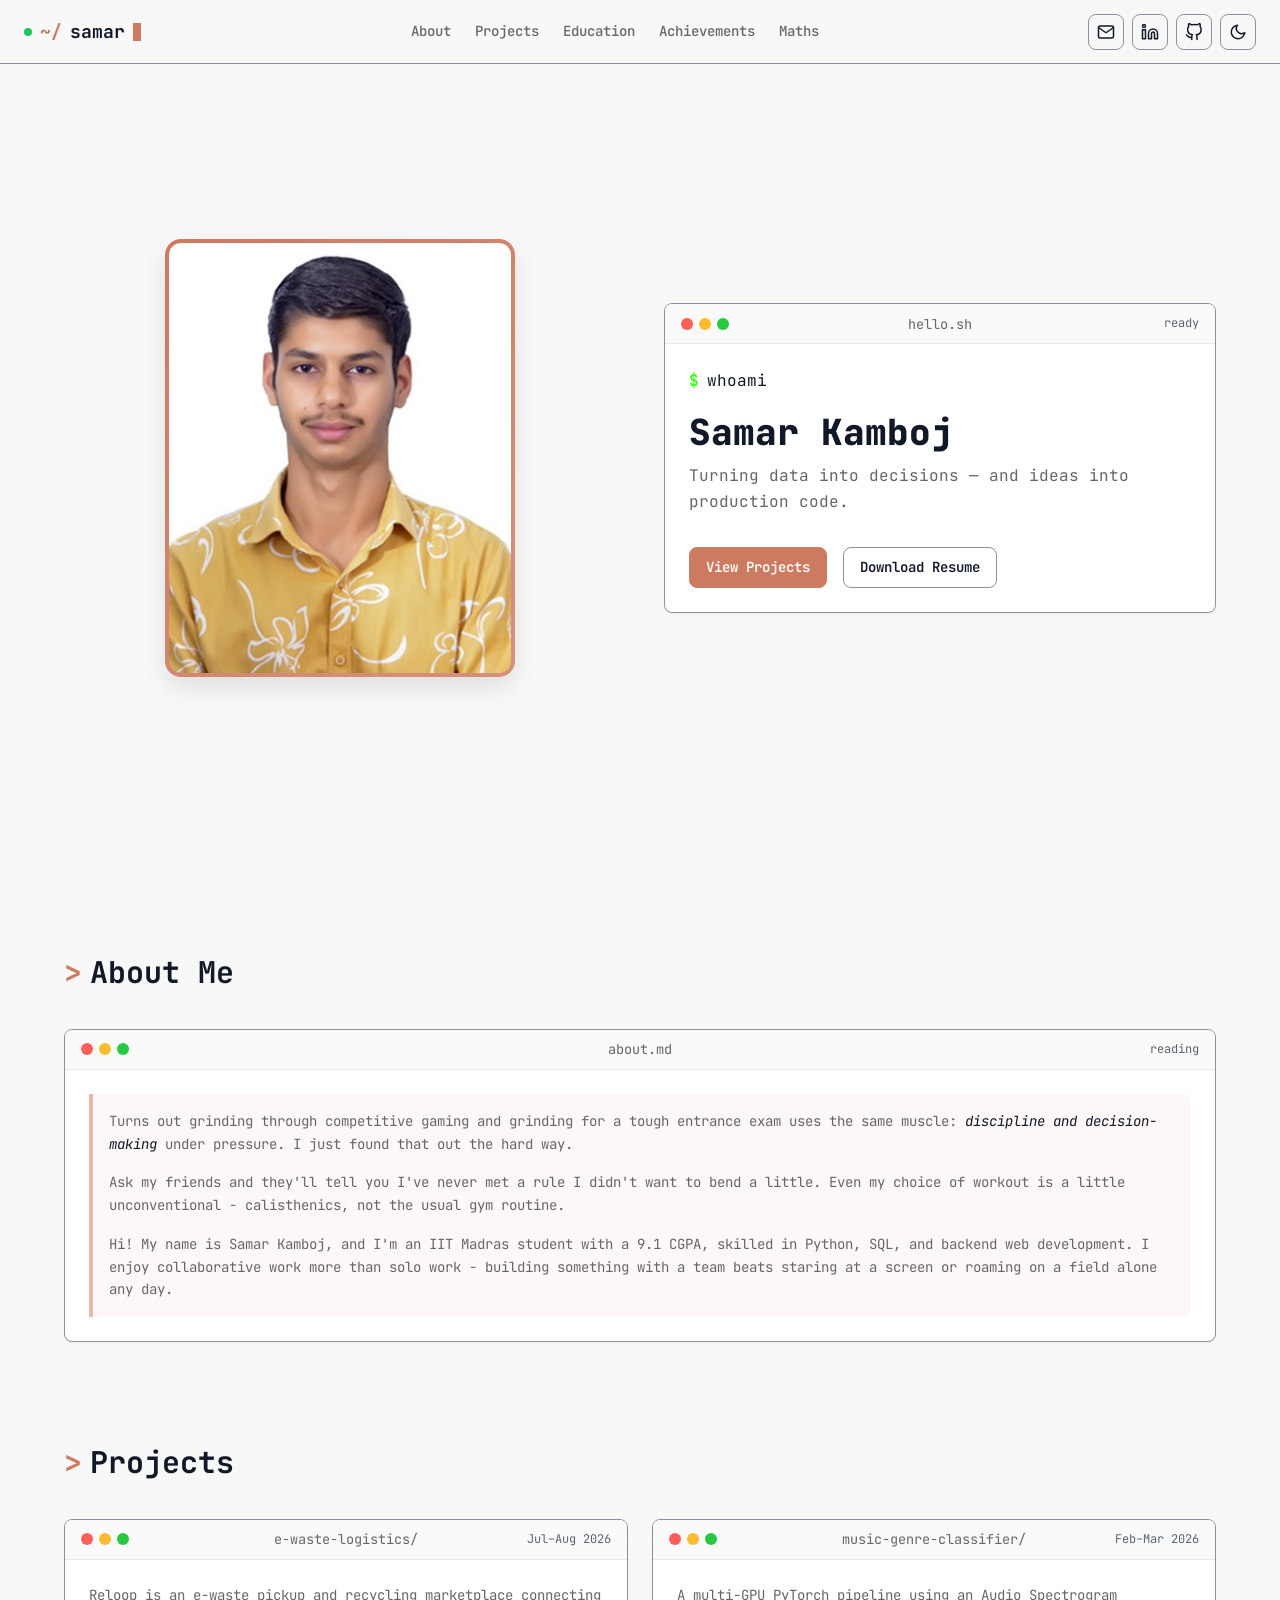
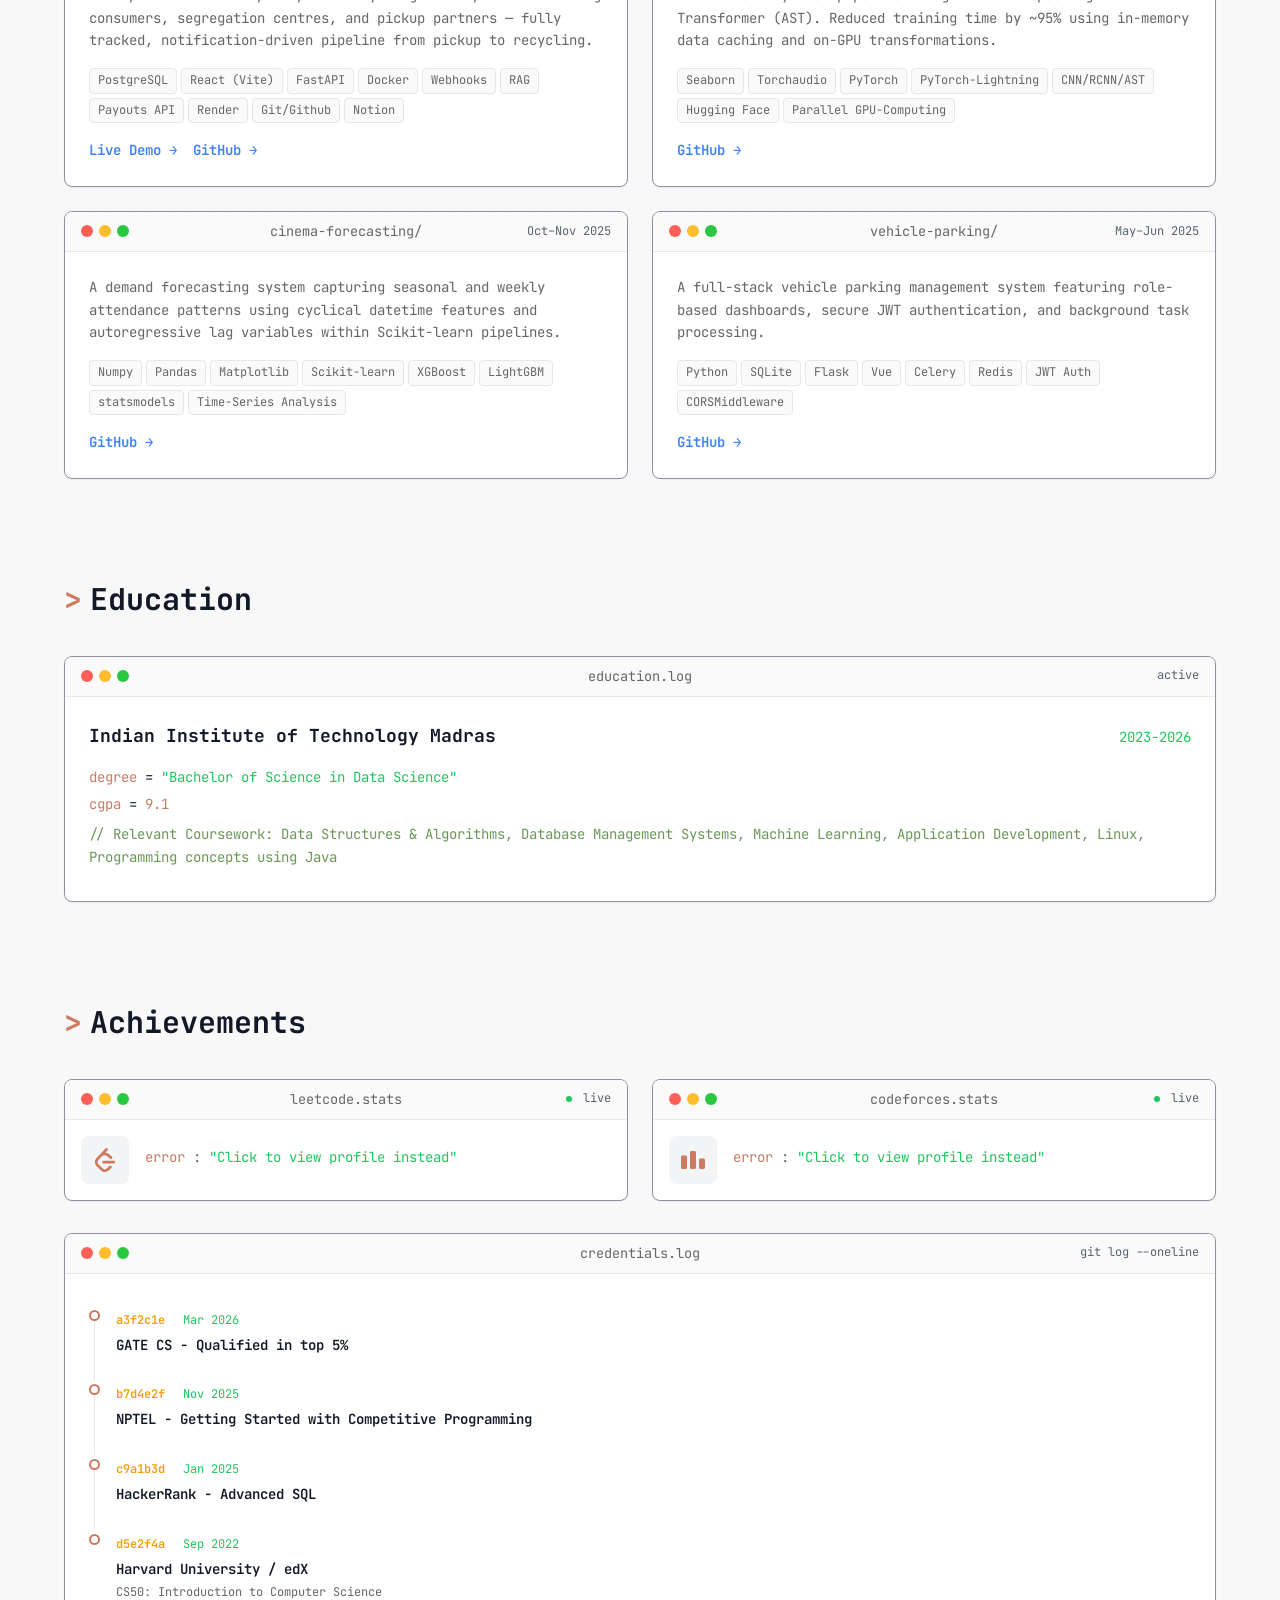
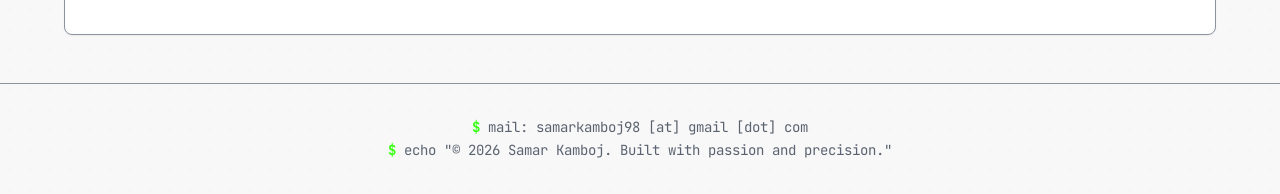
<file: index.html>
<!DOCTYPE html>
<html lang="en" data-theme="dark">
<head>
    <meta charset="UTF-8">
    <meta name="viewport" content="width=device-width, initial-scale=1.0">
    <title>Samar Kamboj | Portfolio</title>
    <meta name="description" content="Terminal-style portfolio of Samar Kamboj — BS Data Science student at IIT Madras, Backend Developer, and competitive programmer.">
    <link rel="preconnect" href="https://fonts.googleapis.com">
    <link rel="preconnect" href="https://fonts.gstatic.com" crossorigin>
    <link href="https://fonts.googleapis.com/css2?family=JetBrains+Mono:wght@400;500;600;700;800&display=swap" rel="stylesheet">
    <link rel="stylesheet" href="index.css">
</head>
<body>

    <!-- ========== Navbar ========== -->
    <nav class="navbar">
        <div class="navbar-container">
            <a href="#" class="navbar-logo">
                <span class="status-dot"></span>
                <span class="path-prefix">~/</span>samar<span class="cursor"></span>
            </a>
            <div class="nav-links">
                <a href="#about" class="nav-link">About</a>
                <a href="#projects" class="nav-link">Projects</a>
                <!-- <a href="#skills" class="nav-link">Skills</a> -->
                <a href="#education" class="nav-link">Education</a>
                <a href="#achievements" class="nav-link">Achievements</a>
                <a href="maths.html" class="nav-link">Maths</a>
            </div>
            <div class="nav-actions">
                <a href="mailto:samarkamboj98@gmail.com" class="icon-btn desktop-only" aria-label="Mail">
                    <svg xmlns="http://www.w3.org/2000/svg" width="18" height="18" viewBox="0 0 24 24" fill="none" stroke="currentColor" stroke-width="2" stroke-linecap="round" stroke-linejoin="round"><path d="M4 4h16c1.1 0 2 .9 2 2v12c0 1.1-.9 2-2 2H4c-1.1 0-2-.9-2-2V6c0-1.1.9-2 2-2z"></path><polyline points="22,6 12,13 2,6"></polyline></svg>
                </a>
                <a href="https://linkedin.com/in/smrkamboj" target="_blank" rel="noopener noreferrer" class="icon-btn desktop-only" aria-label="LinkedIn">
                    <svg xmlns="http://www.w3.org/2000/svg" width="18" height="18" viewBox="0 0 24 24" fill="none" stroke="currentColor" stroke-width="2" stroke-linecap="round" stroke-linejoin="round"><path d="M16 8a6 6 0 0 1 6 6v7h-4v-7a2 2 0 0 0-2-2 2 2 0 0 0-2 2v7h-4v-7a6 6 0 0 1 6-6z"></path><rect x="2" y="9" width="4" height="12"></rect><circle cx="4" cy="4" r="2"></circle></svg>
                </a>
                <a href="https://github.com/24f1002643" target="_blank" rel="noopener noreferrer" class="icon-btn desktop-only" aria-label="GitHub">
                    <svg xmlns="http://www.w3.org/2000/svg" width="18" height="18" viewBox="0 0 24 24" fill="none" stroke="currentColor" stroke-width="2" stroke-linecap="round" stroke-linejoin="round"><path d="M9 19c-5 1.5-5-2.5-7-3m14 6v-3.87a3.37 3.37 0 0 0-.94-2.61c3.14-.35 6.44-1.54 6.44-7A5.44 5.44 0 0 0 20 4.77 5.07 5.07 0 0 0 19.91 1S18.73.65 16 2.48a13.38 13.38 0 0 0-7 0C6.27.65 5.09 1 5.09 1A5.07 5.07 0 0 0 5 4.77a5.44 5.44 0 0 0-1.5 3.78c0 5.42 3.3 6.61 6.44 7A3.37 3.37 0 0 0 9 18.13V22"></path></svg>
                </a>
                <button id="theme-toggle" class="icon-btn theme-toggle" aria-label="Toggle Theme">
                    <svg class="sun-icon" xmlns="http://www.w3.org/2000/svg" width="18" height="18" viewBox="0 0 24 24" fill="none" stroke="currentColor" stroke-width="2" stroke-linecap="round" stroke-linejoin="round"><circle cx="12" cy="12" r="5"></circle><line x1="12" y1="1" x2="12" y2="3"></line><line x1="12" y1="21" x2="12" y2="23"></line><line x1="4.22" y1="4.22" x2="5.64" y2="5.64"></line><line x1="18.36" y1="18.36" x2="19.78" y2="19.78"></line><line x1="1" y1="12" x2="3" y2="12"></line><line x1="21" y1="12" x2="23" y2="12"></line><line x1="4.22" y1="19.78" x2="5.64" y2="18.36"></line><line x1="18.36" y1="5.64" x2="19.78" y2="4.22"></line></svg>
                    <svg class="moon-icon" xmlns="http://www.w3.org/2000/svg" width="18" height="18" viewBox="0 0 24 24" fill="none" stroke="currentColor" stroke-width="2" stroke-linecap="round" stroke-linejoin="round"><path d="M21 12.79A9 9 0 1 1 11.21 3 7 7 0 0 0 21 12.79z"></path></svg>
                </button>
                <button class="icon-btn menu-toggle" aria-label="Toggle Menu">
                    <svg xmlns="http://www.w3.org/2000/svg" width="20" height="20" viewBox="0 0 24 24" fill="none" stroke="currentColor" stroke-width="2" stroke-linecap="round" stroke-linejoin="round"><line x1="3" y1="12" x2="21" y2="12"></line><line x1="3" y1="6" x2="21" y2="6"></line><line x1="3" y1="18" x2="21" y2="18"></line></svg>
                </button>
            </div>
        </div>
    </nav>

    <!-- Mobile Menu -->
    <div class="mobile-menu">
        <a href="#about">About</a>
        <a href="#projects">Projects</a>
        <!-- <a href="#skills">Skills</a> -->
        <a href="#education">Education</a>
        <a href="#achievements">Achievements</a>
        <a href="maths.html">Maths</a>
        
        <div class="mobile-socials">
            <a href="mailto:samarkamboj98@gmail.com" class="icon-btn" aria-label="Mail">
                <svg xmlns="http://www.w3.org/2000/svg" width="20" height="20" viewBox="0 0 24 24" fill="none" stroke="currentColor" stroke-width="2" stroke-linecap="round" stroke-linejoin="round"><path d="M4 4h16c1.1 0 2 .9 2 2v12c0 1.1-.9 2-2 2H4c-1.1 0-2-.9-2-2V6c0-1.1.9-2 2-2z"></path><polyline points="22,6 12,13 2,6"></polyline></svg>
            </a>
            <a href="https://linkedin.com/in/smrkamboj" target="_blank" rel="noopener noreferrer" class="icon-btn" aria-label="LinkedIn">
                <svg xmlns="http://www.w3.org/2000/svg" width="20" height="20" viewBox="0 0 24 24" fill="none" stroke="currentColor" stroke-width="2" stroke-linecap="round" stroke-linejoin="round"><path d="M16 8a6 6 0 0 1 6 6v7h-4v-7a2 2 0 0 0-2-2 2 2 0 0 0-2 2v7h-4v-7a6 6 0 0 1 6-6z"></path><rect x="2" y="9" width="4" height="12"></rect><circle cx="4" cy="4" r="2"></circle></svg>
            </a>
            <a href="https://github.com/24f1002643" target="_blank" rel="noopener noreferrer" class="icon-btn" aria-label="GitHub">
                <svg xmlns="http://www.w3.org/2000/svg" width="20" height="20" viewBox="0 0 24 24" fill="none" stroke="currentColor" stroke-width="2" stroke-linecap="round" stroke-linejoin="round"><path d="M9 19c-5 1.5-5-2.5-7-3m14 6v-3.87a3.37 3.37 0 0 0-.94-2.61c3.14-.35 6.44-1.54 6.44-7A5.44 5.44 0 0 0 20 4.77 5.07 5.07 0 0 0 19.91 1S18.73.65 16 2.48a13.38 13.38 0 0 0-7 0C6.27.65 5.09 1 5.09 1A5.07 5.07 0 0 0 5 4.77a5.44 5.44 0 0 0-1.5 3.78c0 5.42 3.3 6.61 6.44 7A3.37 3.37 0 0 0 9 18.13V22"></path></svg>
            </a>
        </div>
    </div>

    <main>

        <!-- ========== Hero Section ========== -->
        <section id="intro" class="section hero reveal">
            <div class="container hero-content">
                <div class="hero-text">
                    <div class="terminal-window">
                        <div class="window-header">
                            <div class="window-dots">
                                <span class="dot red"></span>
                                <span class="dot yellow"></span>
                                <span class="dot green"></span>
                            </div>
                            <span class="window-title">hello.sh</span>
                            <span class="window-status">ready</span>
                        </div>
                        <div class="window-content">
                            <div class="cmd-line">
                                <span class="cmd-prompt">$</span>
                                <span class="cmd-text">whoami</span>
                            </div>
                            <h1 class="hero-name">Samar Kamboj</h1>
                            <p class="hero-tagline">Turning data into decisions — and ideas into production code.</p>
                            <div class="hero-actions">
                                <a href="#projects" class="btn btn-primary">View Projects</a>
                                <a href="resume.pdf" class="btn btn-secondary" target="_blank" rel="noopener noreferrer">Download Resume</a>
                            </div>
                        </div>
                    </div>
                </div>
                <div class="hero-image-wrapper">
                    <div class="avatar-container">
                        <img src="my_image.JPG" alt="Samar Kamboj">
                    </div>
                </div>
            </div>
        </section>

        <!-- ========== About Section ========== -->
        <section id="about" class="section reveal">
            <div class="container">
                <h2 class="section-title">About Me</h2>
                <div class="terminal-window">
                    <div class="window-header">
                        <div class="window-dots">
                            <span class="dot red"></span>
                            <span class="dot yellow"></span>
                            <span class="dot green"></span>
                        </div>
                        <span class="window-title">about.md</span>
                        <span class="window-status">reading</span>
                    </div>
                    <div class="window-content">
                        <div class="description-block">
                            <p>Turns out grinding through competitive gaming and grinding for a tough entrance exam uses the same muscle: <em>discipline and decision-making</em> under pressure. I just found that out the hard way.</p>
                            <p>Ask my friends and they'll tell you I've never met a rule I didn't want to bend a little. Even my choice of workout is a little unconventional - calisthenics, not the usual gym routine.</p>
                            <p>Hi! My name is Samar Kamboj, and I'm an IIT Madras student with a 9.1 CGPA, skilled in Python, SQL, and backend web development. I enjoy collaborative work more than solo work - building something with a team beats staring at a screen or roaming on a field alone any day.</p>
                        </div>
                    </div>
                </div>
            </div>
        </section>

        <!-- ========== Projects Section ========== -->
        <section id="projects" class="section reveal">
            <div class="container">
                <h2 class="section-title">Projects</h2>
                <div class="projects-grid">

                    <!-- Project 1 -->
                    <div class="terminal-window hover-effect">
                        <div class="window-header">
                            <div class="window-dots">
                                <span class="dot red"></span>
                                <span class="dot yellow"></span>
                                <span class="dot green"></span>
                            </div>
                            <span class="window-title">e-waste-logistics/</span>
                            <span class="window-status">Jul–Aug 2026</span>
                        </div>
                        <div class="window-content">
                            <!-- <p class="project-desc">A lightweight e-waste logistics platform with role-based JWT authentication, asynchronous task queues for OTPs, and Cashfree API integration for automated payouts.</p> -->
                            <p class="project-desc">Reloop is an e-waste pickup and recycling marketplace connecting consumers, segregation centres, and pickup partners — fully tracked, notification-driven pipeline from pickup to recycling.</p>
                            <div class="tags">
                                <span class="tag">PostgreSQL</span>
                                <span class="tag">React (Vite)</span>
                                <span class="tag">FastAPI</span>
                                <span class="tag">Docker</span>
                                <span class="tag">Webhooks</span>
                                <span class="tag">RAG</span>
                                <span class="tag">Payouts API</span>
                                <span class="tag">Render</span>
                                <span class="tag">Git/Github</span>
                                <span class="tag">Notion</span>
                            </div>
                            <div class="project-links">
                                <a href="https://ewaste-frontend-tgpu.onrender.com/" class="project-link" target="_blank" rel="noopener noreferrer">Live Demo →</a>
                                <a href="https://github.com/24f1002643/" class="project-link" target="_blank" rel="noopener noreferrer">GitHub →</a>
                            </div>
                        </div>
                    </div>

                    <!-- Project 2 -->
                    <div class="terminal-window hover-effect">
                        <div class="window-header">
                            <div class="window-dots">
                                <span class="dot red"></span>
                                <span class="dot yellow"></span>
                                <span class="dot green"></span>
                            </div>
                            <span class="window-title">music-genre-classifier/</span>
                            <span class="window-status">Feb–Mar 2026</span>
                        </div>
                        <div class="window-content">
                            <p class="project-desc">A multi-GPU PyTorch pipeline using an Audio Spectrogram Transformer (AST). Reduced training time by ~95% using in-memory data caching and on-GPU transformations.</p>
                            <div class="tags">
                                <span class="tag">Seaborn</span>
                                <span class="tag">Torchaudio</span>
                                <span class="tag">PyTorch</span>
                                <span class="tag">PyTorch-Lightning</span>
                                <span class="tag">CNN/RCNN/AST</span>
                                <span class="tag">Hugging Face</span>
                                <span class="tag">Parallel GPU-Computing</span>
                            </div>
                            <div class="project-links">
                                <a href="https://github.com/24f1002643/dl-genai-project-26-t1" class="project-link" target="_blank" rel="noopener noreferrer">GitHub →</a>
                            </div>
                        </div>
                    </div>

                    <!-- Project 3 -->
                    <div class="terminal-window hover-effect">
                        <div class="window-header">
                            <div class="window-dots">
                                <span class="dot red"></span>
                                <span class="dot yellow"></span>
                                <span class="dot green"></span>
                            </div>
                            <span class="window-title">cinema-forecasting/</span>
                            <span class="window-status">Oct–Nov 2025</span>
                        </div>
                        <div class="window-content">
                            <p class="project-desc">A demand forecasting system capturing seasonal and weekly attendance patterns using cyclical datetime features and autoregressive lag variables within Scikit-learn pipelines.</p>
                            <div class="tags">
                                <span class="tag">Numpy</span>
                                <span class="tag">Pandas</span>
                                <span class="tag">Matplotlib</span>
                                <span class="tag">Scikit-learn</span>
                                <span class="tag">XGBoost</span>
                                <span class="tag">LightGBM</span>
                                <span class="tag">statsmodels</span>
                                <span class="tag">Time-Series Analysis</span>

                            </div>
                            <div class="project-links">
                                <a href="https://github.com/24f1002643/cinema_audience_forecasting" class="project-link" target="_blank" rel="noopener noreferrer">GitHub →</a>
                            </div>
                        </div>
                    </div>

                    <!-- Project 4 -->
                    <div class="terminal-window hover-effect">
                        <div class="window-header">
                            <div class="window-dots">
                                <span class="dot red"></span>
                                <span class="dot yellow"></span>
                                <span class="dot green"></span>
                            </div>
                            <span class="window-title">vehicle-parking/</span>
                            <span class="window-status">May–Jun 2025</span>
                        </div>
                        <div class="window-content">
                            <p class="project-desc">A full-stack vehicle parking management system featuring role-based dashboards, secure JWT authentication, and background task processing.</p>
                            <div class="tags">
                                <span class="tag">Python</span>
                                <span class="tag">SQLite</span>
                                <span class="tag">Flask</span>
                                <span class="tag">Vue</span>
                                <span class="tag">Celery</span>
                                <span class="tag">Redis</span>
                                <span class="tag">JWT Auth</span>
                                <span class="tag">CORSMiddleware</span>
                            </div>
                            <div class="project-links">
                                <a href="https://github.com/24f1002643/vehical_parking-v2" class="project-link" target="_blank" rel="noopener noreferrer">GitHub →</a>
                            </div>
                        </div>
                    </div>

                </div>
            </div>
        </section>

        <!-- ========== Education Section ========== -->
        <section id="education" class="section reveal">
            <div class="container">
                <h2 class="section-title">Education</h2>
                <div class="terminal-window">
                    <div class="window-header">
                        <div class="window-dots">
                            <span class="dot red"></span>
                            <span class="dot yellow"></span>
                            <span class="dot green"></span>
                        </div>
                        <span class="window-title">education.log</span>
                        <span class="window-status">active</span>
                    </div>
                    <div class="window-content">
                        <div class="edu-header">
                            <span class="edu-title">Indian Institute of Technology Madras</span>
                            <span class="edu-date">2023-2026</span>
                        </div>
                        <div class="code-line">
                            <span class="syntax-keyword">degree</span>
                            <span>=</span>
                            <span class="syntax-string">"Bachelor of Science in Data Science"</span>
                        </div>
                        <div class="code-line">
                            <span class="syntax-keyword">cgpa</span>
                            <span>=</span>
                            <span class="syntax-number">9.1</span>
                        </div>
                        <div class="code-comment">// Relevant Coursework: Data Structures & Algorithms, Database Management Systems, Machine Learning, Application Development, Linux, Programming concepts using Java</div>
                    </div>
                </div>
            </div>
        </section>

        <!-- ========== Achievements Section ========== -->
        <section id="achievements" class="section reveal">
            <div class="container">
                <h2 class="section-title">Achievements</h2>
                
                <!-- Live Coding Stats -->
                <div class="stats-bento">
                    <a href="https://leetcode.com/u/smrkamboj/" target="_blank" rel="noopener noreferrer" class="terminal-window stat-card hover-effect" id="lc-card">
                        <div class="window-header">
                            <div class="window-dots">
                                <span class="dot red"></span>
                                <span class="dot yellow"></span>
                                <span class="dot green"></span>
                            </div>
                            <span class="window-title">leetcode.stats</span>
                            <span class="window-status">
                                <span class="live-dot"></span> live
                            </span>
                        </div>
                        <div class="window-content">
                            <div class="stat-platform-icon">
                                <svg role="img" viewBox="0 0 24 24" width="24" height="24" fill="currentColor" xmlns="http://www.w3.org/2000/svg"><title>LeetCode</title><path d="M13.483 0a1.374 1.374 0 0 0-.961.438L7.116 6.226l-3.854 4.126a5.266 5.266 0 0 0-1.209 2.104 5.35 5.35 0 0 0-.125.513 5.527 5.527 0 0 0 .062 2.362 5.83 5.83 0 0 0 .349 1.017 5.938 5.938 0 0 0 1.271 1.818l4.277 4.193.039.038c2.248 2.165 5.852 2.133 8.063-.074l2.396-2.392c.54-.54.54-1.414.003-1.955a1.378 1.378 0 0 0-1.951-.003l-2.396 2.392a3.021 3.021 0 0 1-4.205.038l-.02-.019-4.276-4.193c-.652-.64-.972-1.469-.948-2.263a2.68 2.68 0 0 1 .066-.523 2.545 2.545 0 0 1 .619-1.164L9.13 8.114c1.058-1.134 3.204-1.27 4.43-.278l3.501 2.831c.593.48 1.461.387 1.94-.207a1.384 1.384 0 0 0-.207-1.943l-3.5-2.831c-.8-.647-1.766-1.045-2.774-1.202l2.015-2.158A1.384 1.384 0 0 0 13.483 0zm-2.866 12.815a1.38 1.38 0 0 0-1.38 1.382 1.38 1.38 0 0 0 1.38 1.382H20.79a1.38 1.38 0 0 0 1.38-1.382 1.38 1.38 0 0 0-1.38-1.382z"/></svg>
                            </div>
                            <div id="lc-stats" class="stat-code loading">Loading live stats...</div>
                        </div>
                    </a>

                    <a href="https://codeforces.com/profile/smrkamboj" target="_blank" rel="noopener noreferrer" class="terminal-window stat-card hover-effect" id="cf-card">
                        <div class="window-header">
                            <div class="window-dots">
                                <span class="dot red"></span>
                                <span class="dot yellow"></span>
                                <span class="dot green"></span>
                            </div>
                            <span class="window-title">codeforces.stats</span>
                            <span class="window-status">
                                <span class="live-dot"></span> live
                            </span>
                        </div>
                        <div class="window-content">
                            <div class="stat-platform-icon">
                                <svg xmlns="http://www.w3.org/2000/svg" width="24" height="24" viewBox="0 0 24 24" fill="currentColor"><path d="M4.5 7.5C5.328 7.5 6 8.172 6 9v10.5c0 .828-.672 1.5-1.5 1.5h-3C.672 21 0 20.328 0 19.5V9c0-.828.672-1.5 1.5-1.5h3zm9-4.5c.828 0 1.5.672 1.5 1.5v15c0 .828-.672 1.5-1.5 1.5h-3c-.828 0-1.5-.672-1.5-1.5v-15c0-.828.672-1.5 1.5-1.5h3zm9 7.5c.828 0 1.5.672 1.5 1.5v7.5c0 .828-.672 1.5-1.5 1.5h-3c-.828 0-1.5-.672-1.5-1.5v-7.5c0-.828.672-1.5 1.5-1.5h3z"/></svg>
                            </div>
                            <div id="cf-stats" class="stat-code loading">Loading live stats...</div>
                        </div>
                    </a>
                </div>

                <!-- Certificates -->
                <div class="terminal-window">
                    <div class="window-header">
                        <div class="window-dots">
                            <span class="dot red"></span>
                            <span class="dot yellow"></span>
                            <span class="dot green"></span>
                        </div>
                        <span class="window-title">credentials.log</span>
                        <span class="window-status">git log --oneline</span>
                    </div>
                    <div class="window-content">
                        <div class="git-log">
                            <div class="git-commit">
                                <div class="git-node"></div>
                                <div class="git-content">
                                    <div class="git-header">
                                        <span class="git-hash">a3f2c1e</span>
                                        <span class="git-date">Mar 2026</span>
                                    </div>
                                    <div class="git-message">GATE CS - Qualified in top 5%</div>
                                </div>
                            </div>
                            <div class="git-commit">
                                <div class="git-node"></div>
                                <div class="git-content">
                                    <div class="git-header">
                                        <span class="git-hash">b7d4e2f</span>
                                        <span class="git-date">Nov 2025</span>
                                    </div>
                                    <div class="git-message">NPTEL - Getting Started with Competitive Programming</div>
                                </div>
                            </div>
                            <div class="git-commit">
                                <div class="git-node"></div>
                                <div class="git-content">
                                    <div class="git-header">
                                        <span class="git-hash">c9a1b3d</span>
                                        <span class="git-date">Jan 2025</span>
                                    </div>
                                    <div class="git-message">HackerRank - Advanced SQL</div>
                                </div>
                            </div>
                            <div class="git-commit">
                                <div class="git-node"></div>
                                <div class="git-content">
                                    <div class="git-header">
                                        <span class="git-hash">d5e2f4a</span>
                                        <span class="git-date">Sep 2022</span>
                                    </div>
                                    <div class="git-message">Harvard University / edX</div>
                                    <div class="git-detail">CS50: Introduction to Computer Science</div>
                                </div>
                            </div>
                        </div>
                    </div>
                </div>

            </div>
        </section>

    </main>

    <!-- ========== Footer ========== -->
    <footer>
        <div class="container">
            <p><span class="cmd-prompt">$</span> mail: samarkamboj98 [at] gmail [dot] com</p>
            <p><span class="cmd-prompt">$</span> echo "© <span id="year"></span> Samar Kamboj. Built with passion and precision."</p>
        </div>
    </footer>

    <script src="script.js"></script>
</body>
</html>
</file>
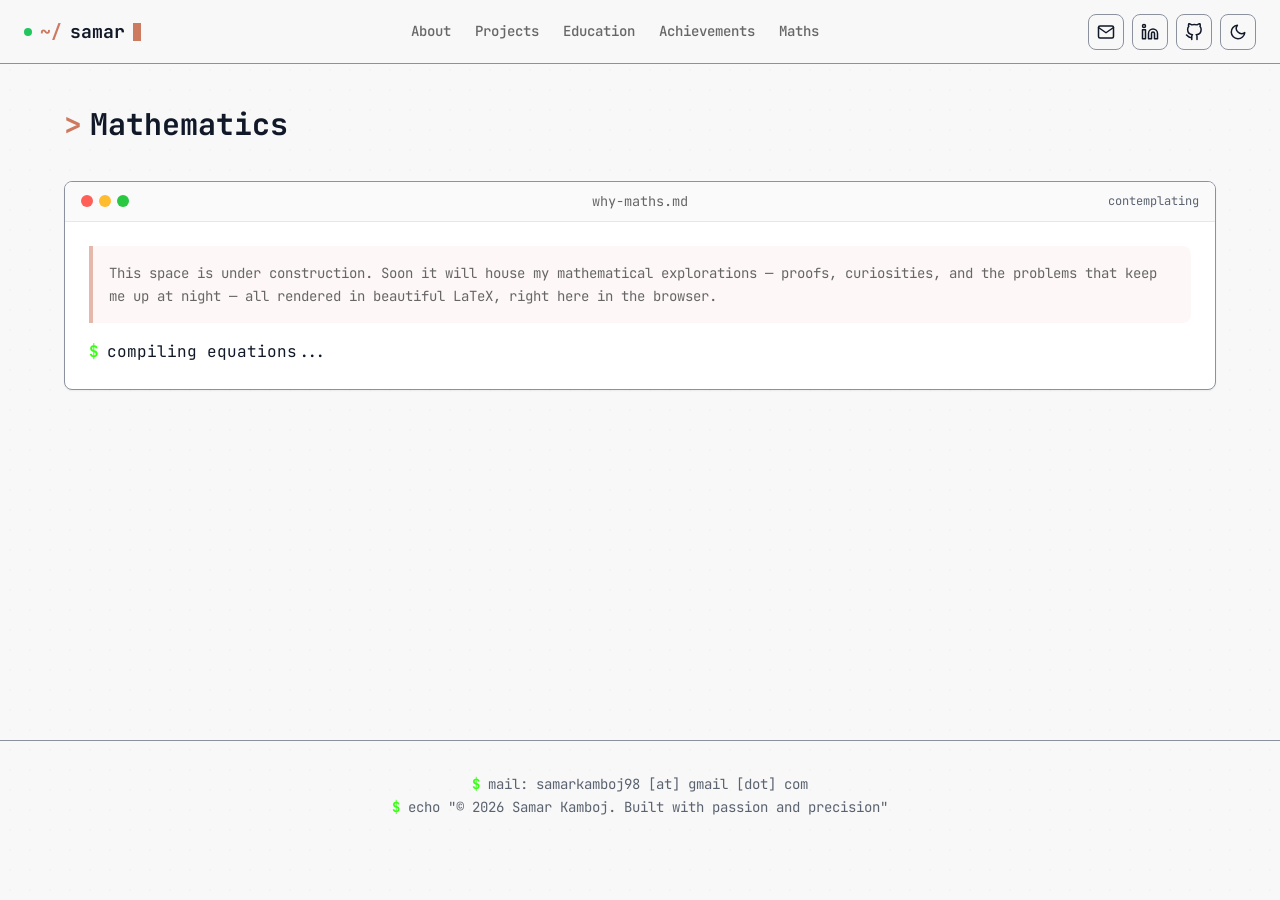
<file: maths.html>
<!DOCTYPE html>
<html lang="en" data-theme="dark">
<head>
    <meta charset="UTF-8">
    <meta name="viewport" content="width=device-width, initial-scale=1.0">
    <title>Samar Kamboj | Mathematics</title>
    <meta name="description" content="Mathematical explorations, proofs, and curiosities by Samar Kamboj.">
    <link rel="preconnect" href="https://fonts.googleapis.com">
    <link rel="preconnect" href="https://fonts.gstatic.com" crossorigin>
    <link href="https://fonts.googleapis.com/css2?family=JetBrains+Mono:wght@400;500;600;700;800&display=swap" rel="stylesheet">
    <link rel="stylesheet" href="index.css">
</head>
<body>
    <nav class="navbar">
        <div class="navbar-container">
            <a href="index.html" class="navbar-logo">
                <span class="status-dot"></span>
                <span class="path-prefix">~/</span>samar<span class="cursor"></span>
            </a>
            <div class="nav-links">
                <a href="index.html#about" class="nav-link">About</a>
                <a href="index.html#projects" class="nav-link">Projects</a>
                <!-- <a href="index.html#skills" class="nav-link">Skills</a> -->
                <a href="index.html#education" class="nav-link">Education</a>
                <a href="index.html#achievements" class="nav-link">Achievements</a>
                <a href="maths.html" class="nav-link active">Maths</a>
            </div>
            <div class="nav-actions">
                <a href="mailto:samarkamboj98@gmail.com" class="icon-btn desktop-only" aria-label="Mail">
                    <svg xmlns="http://www.w3.org/2000/svg" width="18" height="18" viewBox="0 0 24 24" fill="none" stroke="currentColor" stroke-width="2" stroke-linecap="round" stroke-linejoin="round"><path d="M4 4h16c1.1 0 2 .9 2 2v12c0 1.1-.9 2-2 2H4c-1.1 0-2-.9-2-2V6c0-1.1.9-2 2-2z"></path><polyline points="22,6 12,13 2,6"></polyline></svg>
                </a>
                <a href="https://linkedin.com/in/smrkamboj" target="_blank" rel="noopener noreferrer" class="icon-btn desktop-only" aria-label="LinkedIn">
                    <svg xmlns="http://www.w3.org/2000/svg" width="18" height="18" viewBox="0 0 24 24" fill="none" stroke="currentColor" stroke-width="2" stroke-linecap="round" stroke-linejoin="round"><path d="M16 8a6 6 0 0 1 6 6v7h-4v-7a2 2 0 0 0-2-2 2 2 0 0 0-2 2v7h-4v-7a6 6 0 0 1 6-6z"></path><rect x="2" y="9" width="4" height="12"></rect><circle cx="4" cy="4" r="2"></circle></svg>
                </a>
                <a href="https://github.com/24f1002643" target="_blank" rel="noopener noreferrer" class="icon-btn desktop-only" aria-label="GitHub">
                    <svg xmlns="http://www.w3.org/2000/svg" width="18" height="18" viewBox="0 0 24 24" fill="none" stroke="currentColor" stroke-width="2" stroke-linecap="round" stroke-linejoin="round"><path d="M9 19c-5 1.5-5-2.5-7-3m14 6v-3.87a3.37 3.37 0 0 0-.94-2.61c3.14-.35 6.44-1.54 6.44-7A5.44 5.44 0 0 0 20 4.77 5.07 5.07 0 0 0 19.91 1S18.73.65 16 2.48a13.38 13.38 0 0 0-7 0C6.27.65 5.09 1 5.09 1A5.07 5.07 0 0 0 5 4.77a5.44 5.44 0 0 0-1.5 3.78c0 5.42 3.3 6.61 6.44 7A3.37 3.37 0 0 0 9 18.13V22"></path></svg>
                </a>
                <button id="theme-toggle" class="icon-btn theme-toggle" aria-label="Toggle Theme">
                    <svg class="sun-icon" xmlns="http://www.w3.org/2000/svg" width="18" height="18" viewBox="0 0 24 24" fill="none" stroke="currentColor" stroke-width="2" stroke-linecap="round" stroke-linejoin="round"><circle cx="12" cy="12" r="5"></circle><line x1="12" y1="1" x2="12" y2="3"></line><line x1="12" y1="21" x2="12" y2="23"></line><line x1="4.22" y1="4.22" x2="5.64" y2="5.64"></line><line x1="18.36" y1="18.36" x2="19.78" y2="19.78"></line><line x1="1" y1="12" x2="3" y2="12"></line><line x1="21" y1="12" x2="23" y2="12"></line><line x1="4.22" y1="19.78" x2="5.64" y2="18.36"></line><line x1="18.36" y1="5.64" x2="19.78" y2="4.22"></line></svg>
                    <svg class="moon-icon" xmlns="http://www.w3.org/2000/svg" width="18" height="18" viewBox="0 0 24 24" fill="none" stroke="currentColor" stroke-width="2" stroke-linecap="round" stroke-linejoin="round"><path d="M21 12.79A9 9 0 1 1 11.21 3 7 7 0 0 0 21 12.79z"></path></svg>
                </button>
                <button class="menu-toggle icon-btn" aria-label="Toggle Menu">
                    <svg xmlns="http://www.w3.org/2000/svg" width="20" height="20" viewBox="0 0 24 24" fill="none" stroke="currentColor" stroke-width="2" stroke-linecap="round" stroke-linejoin="round"><line x1="3" y1="12" x2="21" y2="12"></line><line x1="3" y1="6" x2="21" y2="6"></line><line x1="3" y1="18" x2="21" y2="18"></line></svg>
                </button>
            </div>
        </div>
    </nav>

    <div class="mobile-menu">
        <a href="index.html#about">About</a>
        <a href="index.html#projects">Projects</a>
        <!-- <a href="index.html#skills">Skills</a> -->
        <a href="index.html#education">Education</a>
        <a href="index.html#achievements">Achievements</a>
        <a href="maths.html" class="active">Maths</a>
        
        <div class="mobile-socials">
            <a href="mailto:samarkamboj98@gmail.com" class="icon-btn" aria-label="Mail">
                <svg xmlns="http://www.w3.org/2000/svg" width="20" height="20" viewBox="0 0 24 24" fill="none" stroke="currentColor" stroke-width="2" stroke-linecap="round" stroke-linejoin="round"><path d="M4 4h16c1.1 0 2 .9 2 2v12c0 1.1-.9 2-2 2H4c-1.1 0-2-.9-2-2V6c0-1.1.9-2 2-2z"></path><polyline points="22,6 12,13 2,6"></polyline></svg>
            </a>
            <a href="https://linkedin.com/in/smrkamboj" target="_blank" rel="noopener noreferrer" class="icon-btn" aria-label="LinkedIn">
                <svg xmlns="http://www.w3.org/2000/svg" width="20" height="20" viewBox="0 0 24 24" fill="none" stroke="currentColor" stroke-width="2" stroke-linecap="round" stroke-linejoin="round"><path d="M16 8a6 6 0 0 1 6 6v7h-4v-7a2 2 0 0 0-2-2 2 2 0 0 0-2 2v7h-4v-7a6 6 0 0 1 6-6z"></path><rect x="2" y="9" width="4" height="12"></rect><circle cx="4" cy="4" r="2"></circle></svg>
            </a>
            <a href="https://github.com/24f1002643" target="_blank" rel="noopener noreferrer" class="icon-btn" aria-label="GitHub">
                <svg xmlns="http://www.w3.org/2000/svg" width="20" height="20" viewBox="0 0 24 24" fill="none" stroke="currentColor" stroke-width="2" stroke-linecap="round" stroke-linejoin="round"><path d="M9 19c-5 1.5-5-2.5-7-3m14 6v-3.87a3.37 3.37 0 0 0-.94-2.61c3.14-.35 6.44-1.54 6.44-7A5.44 5.44 0 0 0 20 4.77 5.07 5.07 0 0 0 19.91 1S18.73.65 16 2.48a13.38 13.38 0 0 0-7 0C6.27.65 5.09 1 5.09 1A5.07 5.07 0 0 0 5 4.77a5.44 5.44 0 0 0-1.5 3.78c0 5.42 3.3 6.61 6.44 7A3.37 3.37 0 0 0 9 18.13V22"></path></svg>
            </a>
        </div>
    </div>

    <main>
        <section class="section" style="padding-top: 100px; min-height: calc(100vh - 160px);">
            <div class="container">
                <h1 class="section-title">Mathematics</h1>
                <div class="terminal-window">
                    <div class="window-header">
                        <div class="window-dots">
                            <span class="dot red"></span>
                            <span class="dot yellow"></span>
                            <span class="dot green"></span>
                        </div>
                        <span class="window-title">why-maths.md</span>
                        <span class="window-status">contemplating</span>
                    </div>
                    <div class="window-content">
                        <div class="description-block">
                            <p>This space is under construction. Soon it will house my mathematical explorations — proofs, curiosities, and the problems that keep me up at night — all rendered in beautiful LaTeX, right here in the browser.</p>
                        </div>
                        <div class="cmd-line" style="margin-top: var(--spacing-md); margin-bottom: 0;">
                            <span class="cmd-prompt">$</span>
                            <span class="cmd-text">compiling equations...</span>
                        </div>
                    </div>
                </div>
            </div>
        </section>
    </main>

    <footer>
        <div class="container">
            <p><span class="cmd-prompt">$</span> mail: samarkamboj98 [at] gmail [dot] com</p>
            <p><span class="cmd-prompt">$</span> echo "&copy; <span id="year"></span> Samar Kamboj. Built with passion and precision"</p>
        </div>
    </footer>

    <script src="script.js"></script>
</body>
</html>
</file>
<file: index.css>
@import url('https://fonts.googleapis.com/css2?family=JetBrains+Mono:wght@400;500;600;700;800&display=swap');

/* ===================================
   VARIABLES
   =================================== */
:root {
  /* Font systems */
  --font-sans: ui-sans-serif, system-ui, sans-serif, "Apple Color Emoji", "Segoe UI Emoji", "Segoe UI Symbol", "Noto Color Emoji";
  --font-mono: "JetBrains Mono", "JetBrains Mono Fallback", 'Fira Code', 'Consolas', monospace;
  --default-font-family: var(--font-sans);
  --default-mono-font-family: var(--font-mono);
  
  /* Spacing */
  --spacing: 0.25rem; /* 4px */
  --spacing-xs: calc(var(--spacing) * 1);   /* 4px */
  --spacing-sm: calc(var(--spacing) * 2);   /* 8px */
  --spacing-md: calc(var(--spacing) * 4);   /* 16px */
  --spacing-lg: calc(var(--spacing) * 6);   /* 24px */
  --spacing-xl: calc(var(--spacing) * 8);   /* 32px */
  --spacing-2xl: calc(var(--spacing) * 12); /* 48px */
  
  /* Text Sizes */
  --text-xs: 0.75rem;      /* 12px */
  --text-sm: 0.875rem;     /* 14px */
  --text-base: 1rem;       /* 16px */
  --text-lg: 1.125rem;     /* 18px */
  --text-xl: 1.25rem;      /* 20px */
  --text-2xl: 1.5rem;      /* 24px */
  --text-3xl: 1.875rem;    /* 30px */
  --text-4xl: 2.25rem;     /* 36px */
  --text-5xl: 3rem;        /* 48px */
  --text-6xl: 3.75rem;     /* 60px */
  
  /* Font weights */
  --font-weight-normal: 400;
  --font-weight-medium: 500;
  --font-weight-semibold: 600;
  --font-weight-bold: 700;
  --font-weight-extrabold: 800;
  
  /* Line heights */
  --leading-tight: 1.25;
  --leading-relaxed: 1.625;
  
  /* Border Radius */
  --radius-xs: 0.125rem;  /* 2px */
  --radius-sm: 0.25rem;   /* 4px */
  --radius-md: 0.375rem;  /* 6px */
  --radius-lg: 0.5rem;    /* 8px */
  --radius-xl: 0.75rem;   /* 12px */
  --radius-2xl: 1rem;     /* 16px */
  --radius: 0.625rem;     /* 10px */
  
  /* Colors */
  --color-black: #000;
  --color-white: #fff;
  
  --primary: #cc7a60;
  --primary-foreground: #fff;
  --primary-dark: #b56850;
  --primary-light: #d8907a;
  --ring: #cc7a60;
  
  --warm-red: #c85a3f;
  
  --background: #fff;
  --bg-main: #f8f8f8;
  --bg-card: var(--background);
  --bg-code: #fafafa;
  --secondary: #f9fafb;
  --muted: #f3f4f6;
  
  --foreground: #111827;
  --card-foreground: #111827;
  --secondary-foreground: #111827;
  --muted-foreground: #5b6370;
  --text-primary: var(--foreground);
  --text-secondary: #666666;
  --text-muted: var(--muted-foreground);
  --text-comment: #6a9955;
  
  --border: #8b929e;
  --border-light: #e5e7eb;
  --input: #8b929e;
  
  --success: #22c55e;
  --warning: #f59e0b;
  --danger: #ef4444;
  --accent: #f59e0b;
  --accent-foreground: #451a03;
  --accent-purple: #a855f7;
  --accent-cyan: #06b6d4;
  --destructive: #ef4444;
  --destructive-foreground: #fff;
  
  /* Syntax Highlighting */
  --syntax-keyword: var(--primary);
  --syntax-string: #22c55e;
  --syntax-number: var(--primary);
  --syntax-comment: #6a9955;
  --syntax-function: #dcdcaa;
  
  --cmd-prefix-color: #39ff14;
  --code-keyword-blue: #3b82f6;
  
  /* macOS dots */
  --dot-red: #ff5f57;
  --dot-yellow: #febc2e;
  --dot-green: #28c840;
  
  /* Shadows */
  --shadow-sm: 0 1px 2px rgba(0,0,0,0.05);
  --shadow-md: 0 4px 6px rgba(0,0,0,0.07);
  --shadow-lg: 0 10px 25px rgba(0,0,0,0.1);
  --shadow-primary: 0 20px 25px -5px rgba(204, 122, 96, 0.1), 0 10px 10px -5px rgba(204, 122, 96, 0.04);
  
  /* Animations */
  --ease-out: cubic-bezier(0,0,.2,1);
  --ease-in-out: cubic-bezier(.4,0,.2,1);
  --default-transition-duration: 0.15s;
  --default-transition-timing-function: cubic-bezier(.4,0,.2,1);
  --animate-pulse: pulse 2s cubic-bezier(.4,0,.6,1) infinite;
}

[data-theme="dark"] {
  --primary: #d99178;
  --primary-foreground: #0a0a0a;
  --primary-dark: #c57f66;
  --primary-light: #e5a890;
  --ring: #d99178;
  
  --warm-red: #d99178;
  
  --background: #0a0a0a;
  --foreground: #ededed;
  --card: #111;
  --card-foreground: #ededed;
  --popover: #111;
  --popover-foreground: #ededed;
  --secondary: #1a1a1a;
  --secondary-foreground: #ededed;
  --muted: #262626;
  --muted-foreground: #a3a3a3;
  --accent: #f59e0b;
  --accent-foreground: #0a0a0a;
  --accent-purple: #c084fc;
  --accent-cyan: #22d3ee;
  --destructive: #ef4444;
  --destructive-foreground: #ededed;
  --border: #606068;
  --input: #606068;
  
  --success: #22c55e;
  --warning: #f59e0b;
  --danger: #ef4444;
  
  --bg-main: #0a0a0a;
  --bg-card: #111;
  --bg-code: #18181b;
  --border-light: #27272a;
  
  --text-primary: #ededed;
  --text-secondary: #a3a3a3;
  --text-muted: #a3a3a3;
  --text-comment: #6a9955;
  
  --syntax-keyword: #d99178;
  --syntax-string: #22c55e;
  --syntax-number: #d99178;
  --syntax-comment: #6a9955;
  --syntax-function: #dcdcaa;
  
  --shadow-sm: 0 1px 2px rgba(0,0,0,0.3);
  --shadow-md: 0 4px 6px rgba(0,0,0,0.4);
  --shadow-lg: 0 10px 25px rgba(0,0,0,0.5);
  
  --color-background: #0a0a0a;
  --color-foreground: #ededed;
  --color-primary: #d99178;
  --color-primary-foreground: #0a0a0a;
  --color-primary-dark: #c57f66;
  --color-border: #606068;
  --color-muted: #262626;
  --color-muted-foreground: #a3a3a3;
}

/* ===================================
   RESET & BASE STYLES
   =================================== */
* {
  margin: 0;
  padding: 0;
  box-sizing: border-box;
}

html {
  scroll-behavior: smooth;
  scroll-padding-top: 80px;
  overflow-x: hidden;
}

body {
  font-family: var(--font-mono);
  background-color: var(--bg-main);
  color: var(--foreground);
  line-height: var(--leading-relaxed);
  background-image: radial-gradient(rgba(0,0,0,0.02) 1px, transparent 1px);
  background-size: 20px 20px;
  transition: background-color 0.3s ease, color 0.3s ease;
  overflow-x: hidden;
}

[data-theme="dark"] body {
  background-image: radial-gradient(rgba(255,255,255,0.02) 1px, transparent 1px);
}

a {
  text-decoration: none;
  color: inherit;
}

button {
  cursor: pointer;
  border: none;
  background: none;
  font-family: inherit;
  color: inherit;
}

img {
  max-width: 100%;
  display: block;
}

/* ===================================
   ANIMATIONS
   =================================== */
@keyframes blink {
  0%, 50% { opacity: 1; }
  51%, 100% { opacity: 0; }
}

@keyframes pulse-border {
  0%, 100% { border-color: rgba(204,122,96,0.5); }
  50% { border-color: var(--ring); }
}

@keyframes fadeInUp {
  from {
    opacity: 0;
    transform: translateY(20px);
  }
  to {
    opacity: 1;
    transform: translateY(0);
  }
}

.reveal {
  opacity: 0;
  transform: translateY(20px);
  transition: all 0.6s ease;
}

.reveal.active {
  opacity: 1;
  transform: translateY(0);
}

@keyframes pulse {
  0% { opacity: 0.6; }
  50% { opacity: 0.3; }
  100% { opacity: 0.6; }
}

/* ===================================
   LAYOUT & SECTIONS
   =================================== */
.container {
  max-width: 1200px;
  margin: 0 auto;
  padding: 0 var(--spacing-lg);
}

.section {
  padding: var(--spacing-2xl) 0;
}

.section-title {
  font-size: var(--text-3xl);
  font-weight: 700;
  margin-bottom: var(--spacing-xl);
  color: var(--foreground);
}

.section-title::before {
  content: '>';
  color: var(--primary);
  margin-right: var(--spacing-sm);
}

/* ===================================
   NAVBAR
   =================================== */
.navbar {
  position: fixed;
  top: 0;
  left: 0;
  width: 100%;
  height: 64px;
  z-index: 1000;
  background-color: rgba(10,10,10,0.8);
  backdrop-filter: blur(8px);
  border-bottom: 1px solid var(--border);
}

[data-theme="light"] .navbar {
  background-color: rgba(248,248,248,0.8);
}

.navbar-container {
  display: flex;
  justify-content: space-between;
  align-items: center;
  height: 100%;
  max-width: 1280px;
  margin: 0 auto;
  padding: 0 var(--spacing-lg);
}

.navbar-logo {
  display: flex;
  align-items: center;
  gap: var(--spacing-sm);
  font-weight: 700;
  font-size: var(--text-lg);
  text-decoration: none;
  color: var(--foreground);
}

.navbar-logo .status-dot {
  width: 8px;
  height: 8px;
  background-color: var(--success);
  border-radius: 50%;
}

.navbar-logo .path-prefix {
  color: var(--primary);
}

.navbar-logo .cursor {
  display: inline-block;
  width: 8px;
  height: 18px;
  background-color: var(--primary);
  animation: blink 1s infinite;
  vertical-align: text-bottom;
}

.nav-links {
  display: flex;
  gap: var(--spacing-lg);
  align-items: center;
}

.nav-link {
  font-family: var(--font-mono);
  font-size: var(--text-sm);
  color: var(--text-secondary);
  font-weight: 500;
  position: relative;
  transition: color 0.2s;
}

.nav-link:hover {
  color: var(--foreground);
}

.nav-link::after {
  content: '';
  position: absolute;
  bottom: -4px;
  left: 0;
  width: 0%;
  height: 2px;
  background-color: var(--primary);
  transition: width 0.3s ease;
}

.nav-link:hover::after {
  width: 100%;
}

.nav-actions {
  display: flex;
  gap: var(--spacing-sm);
  align-items: center;
}

.icon-btn {
  display: flex;
  align-items: center;
  justify-content: center;
  width: 36px;
  height: 36px;
  border: 1px solid var(--border);
  border-radius: var(--radius-lg);
  color: var(--foreground);
  transition: all 0.2s ease;
}

.icon-btn:hover {
  border-color: rgba(204,122,96,0.5);
  background-color: var(--bg-card);
}

.menu-toggle {
  display: none;
}

.sun-icon {
  display: none;
}

.moon-icon {
  display: block;
}

[data-theme="dark"] .sun-icon {
  display: block;
}

[data-theme="dark"] .moon-icon {
  display: none;
}

/* ===================================
   MOBILE MENU
   =================================== */
.mobile-menu {
  display: none;
  position: fixed;
  top: 64px;
  left: 0;
  width: 100%;
  background-color: var(--bg-card);
  border-bottom: 1px solid var(--border);
  padding: var(--spacing-md);
  z-index: 999;
  flex-direction: column;
  gap: var(--spacing-xs);
}

.mobile-menu.open {
  display: flex;
}

.mobile-menu a {
  padding: var(--spacing-sm) var(--spacing-md);
  font-size: var(--text-sm);
  font-weight: 500;
  color: var(--foreground);
  border-radius: var(--radius-md);
  font-family: var(--font-mono);
  text-align: center;
}

.mobile-menu a:hover {
  background-color: var(--bg-code);
}

.mobile-socials {
  display: flex;
  justify-content: center;
  gap: var(--spacing-md);
  margin-top: var(--spacing-sm);
  padding-top: var(--spacing-md);
  border-top: 1px solid var(--border);
}

.mobile-socials a.icon-btn {
  padding: 0;
  background-color: transparent;
}

/* ===================================
   TERMINAL WINDOW COMPONENT
   =================================== */
.terminal-window {
  background-color: var(--bg-card);
  border: 1px solid var(--border);
  border-radius: var(--radius-lg);
  box-shadow: var(--shadow-sm);
  overflow: hidden;
  transition: all 0.3s ease;
}

.terminal-window.hover-effect:hover {
  border-color: rgba(204,122,96,0.5);
  box-shadow: 0 10px 25px -5px rgba(204,122,96,0.1);
  transform: translateY(-4px);
}

.terminal-window.hover-effect:active {
  transform: translateY(0) scale(0.99);
}

.window-header {
  background-color: var(--bg-code);
  border-bottom: 1px solid var(--border-light);
  padding: var(--spacing-sm) var(--spacing-md);
  display: flex;
  align-items: center;
  position: relative;
  min-height: 40px;
}

.window-dots {
  display: flex;
  gap: 6px;
  position: absolute;
  left: var(--spacing-md);
}

.dot {
  width: 12px;
  height: 12px;
  border-radius: 50%;
}

.dot.red { background-color: var(--dot-red); }
.dot.yellow { background-color: var(--dot-yellow); }
.dot.green { background-color: var(--dot-green); }

.window-title {
  margin: 0 auto;
  font-size: 0.85rem;
  color: var(--text-secondary);
}

.window-status {
  position: absolute;
  right: var(--spacing-md);
  font-size: var(--text-xs);
  color: var(--text-muted);
}

.window-content {
  padding: var(--spacing-lg);
}

/* ===================================
   CODE SYNTAX ELEMENTS
   =================================== */
.code-line {
  display: flex;
  gap: var(--spacing-sm);
  align-items: baseline;
  flex-wrap: wrap;
  margin-bottom: var(--spacing-xs);
  font-size: var(--text-sm);
}

.code-comment {
  color: var(--syntax-comment);
  margin-top: var(--spacing-sm);
  margin-bottom: var(--spacing-sm);
  font-size: var(--text-sm);
}

.syntax-keyword { color: var(--syntax-keyword); }
.syntax-string { color: var(--syntax-string); }
.syntax-number { color: var(--syntax-number); }
.syntax-function { color: var(--syntax-function); }
.syntax-blue { color: #3b82f6; }

[data-theme="dark"] .syntax-blue {
  color: #60a5fa;
}

.cmd-line {
  display: flex;
  gap: var(--spacing-sm);
  margin-bottom: var(--spacing-md);
  align-items: center;
}

.cmd-prompt {
  color: var(--cmd-prefix-color);
  font-weight: 700;
}

.cmd-text {
  color: var(--foreground);
}

/* ===================================
   DESCRIPTION BLOCK
   =================================== */
.description-block {
  border-left: 4px solid rgba(204,122,96,0.5);
  background-color: rgba(204,122,96,0.05);
  padding: var(--spacing-md);
  border-radius: 0 var(--radius-lg) var(--radius-lg) 0;
}

.description-block p {
  margin-bottom: var(--spacing-md);
  color: var(--text-secondary);
  line-height: var(--leading-relaxed);
  font-size: var(--text-sm);
}

.description-block p:last-child {
  margin-bottom: 0;
}

.description-block p em {
  color: var(--foreground);
  font-style: italic;
}

/* ===================================
   HERO SECTION
   =================================== */
.hero {
  min-height: 100vh;
  display: flex;
  align-items: center;
  padding-top: 64px;
}

.hero-content {
  display: grid;
  grid-template-columns: 1fr 1fr;
  gap: var(--spacing-2xl);
  align-items: center;
}

.hero-name {
  font-size: var(--text-4xl);
  font-weight: 800;
  margin-bottom: var(--spacing-sm);
  line-height: var(--leading-tight);
  color: var(--foreground);
}

.hero-tagline {
  font-size: var(--text-base);
  color: var(--text-secondary);
  margin-bottom: var(--spacing-xl);
}

.hero-actions {
  display: flex;
  gap: var(--spacing-md);
  flex-wrap: wrap;
}

.hero-image-wrapper {
  order: -1;
}

.avatar-container {
  width: 100%;
  max-width: 350px;
  margin: 0 auto;
  border-radius: var(--radius-2xl);
  padding: 4px;
  background: linear-gradient(135deg, var(--primary) 0%, var(--primary-light) 100%);
  box-shadow: var(--shadow-lg);
}

.avatar-container img {
  width: 100%;
  height: auto;
  border-radius: calc(var(--radius-2xl) - 4px);
  display: block;
}

/* ===================================
   BUTTONS
   =================================== */
.btn {
  display: inline-flex;
  align-items: center;
  justify-content: center;
  padding: var(--spacing-sm) var(--spacing-md);
  border-radius: var(--radius-lg);
  font-weight: 600;
  font-size: var(--text-sm);
  transition: all 0.2s ease;
  font-family: var(--font-mono);
  cursor: pointer;
}

.btn-primary {
  background-color: var(--primary);
  color: var(--primary-foreground);
  border: 1px solid var(--primary);
}

.btn-primary:hover {
  background-color: var(--primary-dark);
}

.btn-primary:active {
  transform: scale(0.95);
}

.btn-secondary {
  background-color: var(--bg-card);
  color: var(--foreground);
  border: 1px solid var(--border);
}

.btn-secondary:hover {
  border-color: rgba(204,122,96,0.5);
}

.btn-secondary:active {
  transform: scale(0.95);
}

/* ===================================
   PROJECTS
   =================================== */
.projects-grid {
  display: grid;
  grid-template-columns: repeat(2, 1fr);
  gap: var(--spacing-lg);
}

.project-desc {
  color: var(--text-secondary);
  font-size: var(--text-sm);
  margin-bottom: var(--spacing-md);
  line-height: var(--leading-relaxed);
}

.project-links {
  margin-top: var(--spacing-md);
  display: flex;
  gap: var(--spacing-md);
}

.project-link {
  color: #3b82f6;
  font-size: var(--text-sm);
  font-weight: 600;
  transition: color 0.2s;
}

[data-theme="dark"] .project-link {
  color: #60a5fa;
}

.project-link:hover {
  text-decoration: underline;
}

/* ===================================
   TAGS
   =================================== */
.tags {
  display: flex;
  flex-wrap: wrap;
  gap: var(--spacing-xs);
  margin-bottom: var(--spacing-md);
}

.tag {
  display: inline-block;
  padding: 2px 8px;
  background-color: var(--bg-code);
  border: 1px solid var(--border-light);
  border-radius: var(--radius-sm);
  font-size: var(--text-xs);
  color: var(--text-secondary);
  font-family: var(--font-mono);
}

.tags-indented {
  padding-left: var(--spacing-lg);
}

/* ===================================
   SKILLS BENTO GRID
   =================================== */
.skills-grid {
  display: grid;
  grid-template-columns: repeat(2, 1fr);
  gap: var(--spacing-lg);
}

.skill-card {
  border-left: 3px solid var(--skill-accent, var(--primary));
}

.skill-card:nth-child(1) { animation-delay: 0s; }
.skill-card:nth-child(2) { animation-delay: 0.1s; }
.skill-card:nth-child(3) { animation-delay: 0.2s; }
.skill-card:nth-child(4) { animation-delay: 0.3s; }

.skill-var {
  color: var(--skill-accent, var(--primary));
  font-weight: 600;
}

.skill-entries {
  padding-left: var(--spacing-lg);
}

.skill-entry {
  padding: 2px 0;
  font-size: var(--text-sm);
}

.skill-key {
  color: var(--syntax-string);
}

.skill-level {
  font-weight: 500;
}

.skill-level.proficient {
  color: var(--success);
}

.skill-level.experienced {
  color: var(--skill-accent, var(--primary));
}

.skill-level.familiar {
  color: var(--text-secondary);
}

/* ===================================
   EDUCATION
   =================================== */
.edu-header {
  display: flex;
  justify-content: space-between;
  align-items: baseline;
  margin-bottom: var(--spacing-md);
  flex-wrap: wrap;
  gap: var(--spacing-sm);
}

.edu-title {
  font-size: var(--text-lg);
  font-weight: 700;
  color: var(--foreground);
}

.edu-date {
  font-size: var(--text-sm);
  color: var(--syntax-string);
}

.edu-detail {
  color: var(--text-secondary);
  font-size: var(--text-sm);
  margin-top: var(--spacing-sm);
}

/* ===================================
   STATS BENTO & GIT-LOG TIMELINE
   =================================== */
.stats-bento {
  display: grid;
  grid-template-columns: repeat(auto-fit, minmax(280px, 1fr));
  gap: var(--spacing-lg);
  margin-bottom: var(--spacing-xl);
}

.stat-card {
  display: block;
  text-decoration: none;
  color: inherit;
  transition: all 0.2s ease;
}

.stat-card .window-content {
  display: flex;
  align-items: center;
  gap: var(--spacing-md);
  padding: var(--spacing-md);
}

.stat-platform-icon {
  width: 48px;
  height: 48px;
  background-color: var(--muted);
  border-radius: var(--radius-lg);
  display: flex;
  align-items: center;
  justify-content: center;
  color: var(--primary);
  flex-shrink: 0;
}

.stat-code {
  font-size: var(--text-sm);
  color: var(--text-secondary);
  line-height: 1.5;
  width: 100%;
}

.stat-code.loading {
  opacity: 0.7;
  animation: pulse 1.5s infinite;
}

.git-log {
  position: relative;
  padding: var(--spacing-sm) 0;
}

.git-commit {
  display: flex;
  gap: var(--spacing-md);
  padding-bottom: var(--spacing-lg);
  position: relative;
}

.git-commit:last-child {
  padding-bottom: 0;
}

.git-commit:not(:last-child)::after {
  content: '';
  position: absolute;
  left: 5px;
  top: 14px;
  bottom: 0;
  width: 1px;
  background: var(--border-light);
}

.git-node {
  width: 11px;
  height: 11px;
  border-radius: 50%;
  border: 2px solid var(--primary);
  background: var(--bg-card);
  flex-shrink: 0;
  margin-top: 4px;
  position: relative;
  z-index: 1;
}

.git-hash {
  color: var(--warning);
  font-size: var(--text-xs);
  font-weight: 600;
  margin-right: 8px;
}

.git-date {
  color: var(--syntax-string);
  font-size: var(--text-xs);
}

.git-message {
  font-weight: 600;
  font-size: var(--text-sm);
  color: var(--foreground);
  margin-top: 2px;
}

.git-detail {
  color: var(--text-secondary);
  font-size: var(--text-xs);
  margin-top: 2px;
}

.live-dot {
  display: inline-block;
  width: 6px;
  height: 6px;
  border-radius: 50%;
  background: var(--success);
  animation: pulse 2s ease-in-out infinite;
  margin-right: 4px;
}

/* ===================================
   CONTACT GRID
   =================================== */
.contact-grid {
  display: grid;
  grid-template-columns: repeat(auto-fit, minmax(200px, 1fr));
  gap: var(--spacing-lg);
}

.contact-card {
  display: flex;
  align-items: center;
  gap: var(--spacing-md);
  padding: var(--spacing-md);
  background-color: var(--bg-code);
  border: 1px solid var(--border);
  border-radius: var(--radius-lg);
  transition: all 0.2s ease;
  color: inherit;
  text-decoration: none;
}

.contact-card:hover {
  border-color: var(--primary);
  transform: translateY(-2px);
}

.contact-card svg {
  width: 20px;
  height: 20px;
  color: var(--primary);
}

.contact-card span {
  font-weight: 600;
  font-size: var(--text-sm);
}

/* ===================================
   FOOTER
   =================================== */
footer {
  text-align: center;
  padding: var(--spacing-xl) 0;
  border-top: 1px solid var(--border);
  color: var(--text-muted);
  font-size: var(--text-sm);
}

footer .cmd-prompt {
  color: var(--cmd-prefix-color);
}

/* ===================================
   RESPONSIVE DESIGN
   =================================== */
@media (max-width: 1024px) {
  .nav-links, .desktop-only {
    display: none !important;
  }
  
  .menu-toggle {
    display: flex !important;
  }
  
  .hero-content {
    grid-template-columns: 1fr;
    text-align: center;
  }
  
  .hero-actions {
    justify-content: center;
  }
  
  .avatar-container {
    max-width: 280px;
    margin-top: var(--spacing-lg);
  }
  
  .projects-grid {
    grid-template-columns: 1fr;
  }
  
  .section-title {
    font-size: var(--text-2xl);
  }
}

@media (max-width: 640px) {
  .container {
    padding: 0 var(--spacing-md);
  }
  
  .section {
    padding: var(--spacing-xl) 0;
  }
  
  .hero-name {
    font-size: var(--text-3xl);
  }
  
  .window-content {
    padding: var(--spacing-md);
  }

  .avatar-container {
    border-radius: 50%;
    aspect-ratio: 1 / 1;
    overflow: hidden;
    max-width: 220px;
    padding: 4px;
  }

  .avatar-container img {
    border-radius: 50%;
    width: 100%;
    height: 100%;
    object-fit: cover;
    object-position: top;
  }
  
  .skills-grid,
  .stats-bento {
    grid-template-columns: 1fr;
  }
  
  .edu-header {
    flex-direction: column;
  }
}
</file>
